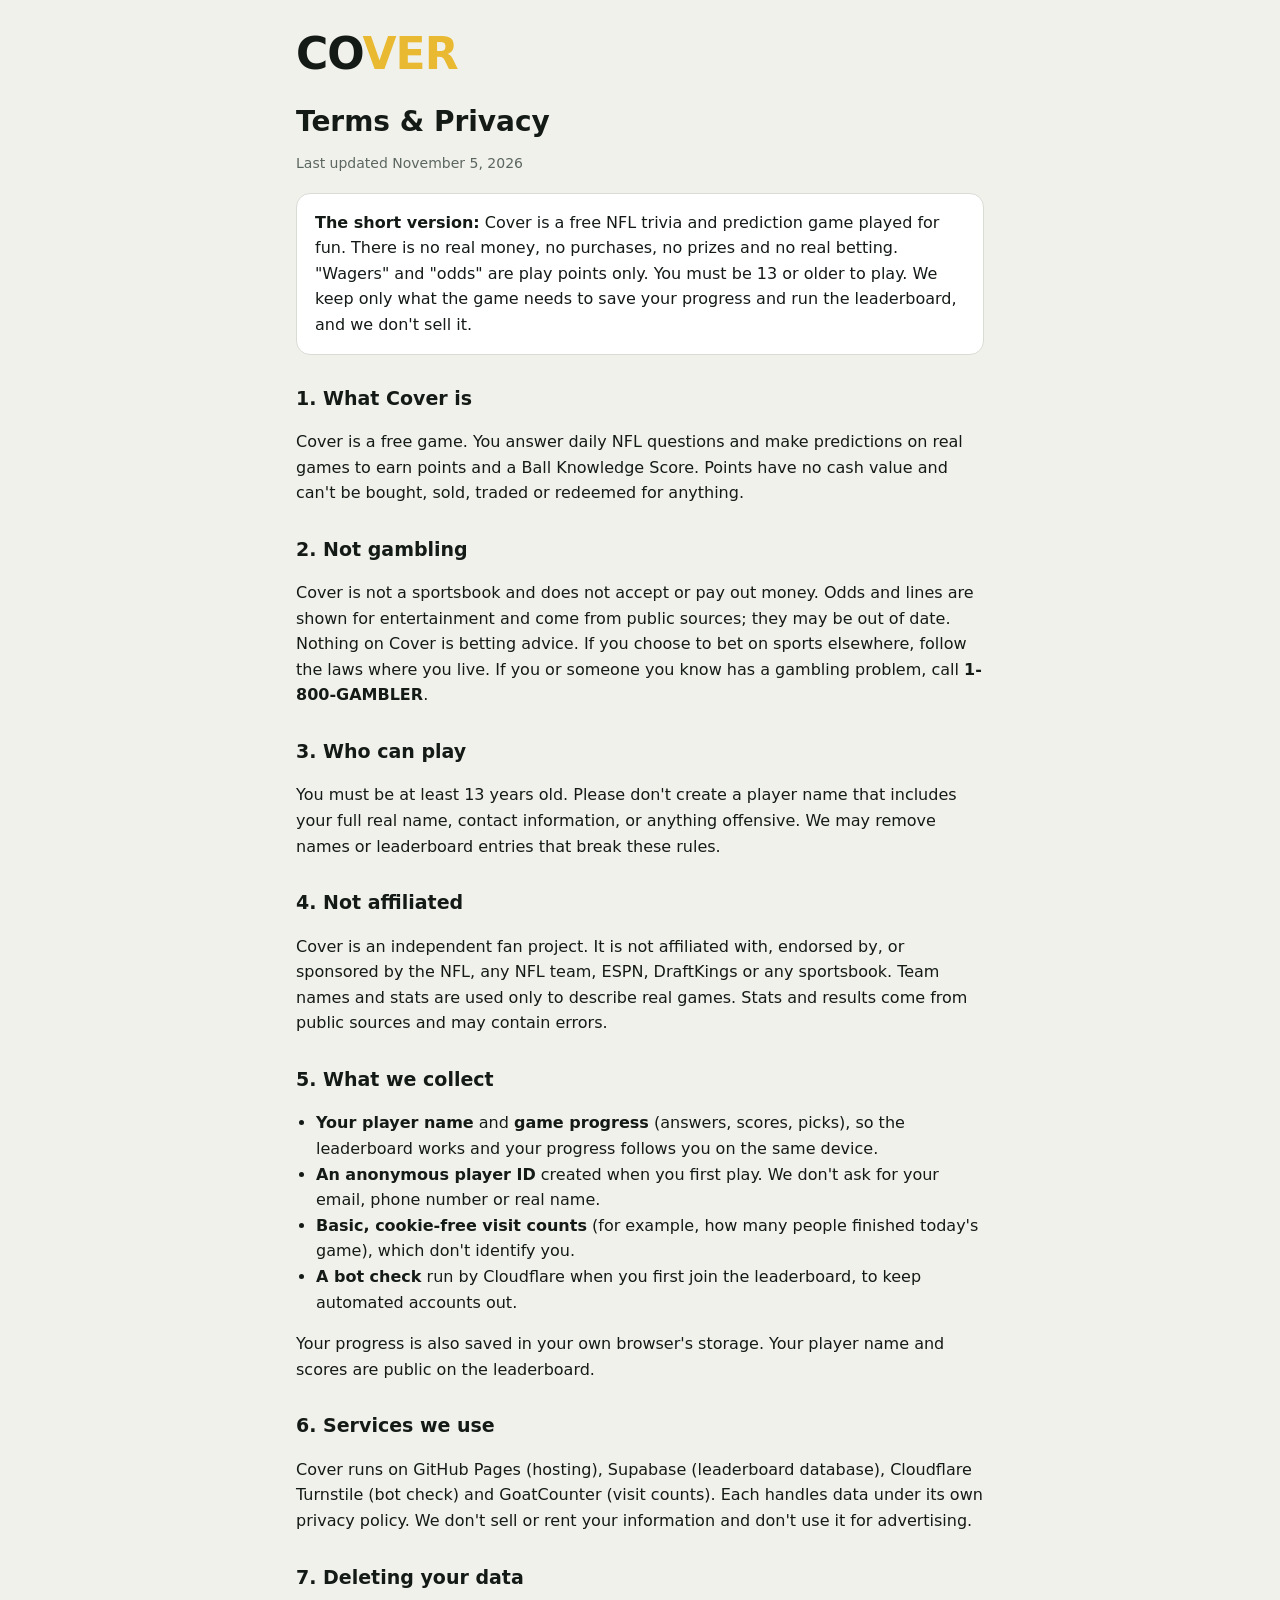
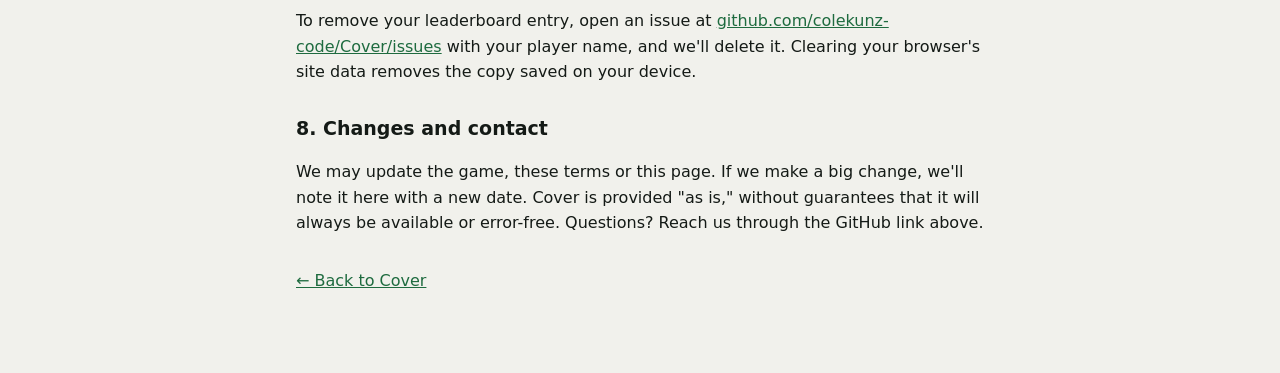
<file: terms.html>
<!doctype html>
<html lang="en">
<head>
<meta charset="utf-8">
<meta name="viewport" content="width=device-width, initial-scale=1">
<title>Cover · Terms &amp; Privacy</title>
<meta name="description" content="Terms of use and privacy for Cover, the free daily NFL ball-knowledge game.">
<link rel="icon" href="data:image/svg+xml,<svg xmlns=%22http://www.w3.org/2000/svg%22 viewBox=%220 0 100 100%22><text y=%22.9em%22 font-size=%2290%22>🏈</text></svg>">
<style>
:root{--bg:#F1F1EC;--card:#FFFFFF;--ink:#141A16;--muted:#5C6660;--line:#D9DCD5;--accent:#1E6B3F;--gold:#E8B931}
@media (prefers-color-scheme: dark){:root{--bg:#0E1612;--card:#151F19;--ink:#F1F1EC;--muted:#9FB3A6;--line:#26332B;--accent:#57C285}}
*{box-sizing:border-box}
body{margin:0;background:var(--bg);color:var(--ink);font:16px/1.6 system-ui,-apple-system,"Segoe UI",Roboto,sans-serif}
main{max-width:720px;margin:0 auto;padding:32px 16px 64px}
a{color:var(--accent)}
.brand{font:900 44px/1 "Arial Black",system-ui,sans-serif;letter-spacing:-1px;text-decoration:none;color:var(--ink)}
.brand span{color:var(--gold)}
h1{font-size:28px;line-height:1.2;margin:28px 0 4px}
h2{font-size:19px;margin:28px 0 6px}
p,li{color:var(--ink)}
.muted{color:var(--muted);font-size:14px}
.card{background:var(--card);border:1px solid var(--line);border-radius:14px;padding:16px 18px;margin:18px 0}
ul{padding-left:20px}
</style>
</head>
<body>
<main>
<a class="brand" href="./">CO<span>VER</span></a>
<h1>Terms &amp; Privacy</h1>
<p class="muted">Last updated November 5, 2026</p>

<div class="card"><strong>The short version:</strong> Cover is a free NFL trivia and prediction game played for fun. There is no real money, no purchases, no prizes and no real betting. "Wagers" and "odds" are play points only. You must be 13 or older to play. We keep only what the game needs to save your progress and run the leaderboard, and we don't sell it.</div>

<h2>1. What Cover is</h2>
<p>Cover is a free game. You answer daily NFL questions and make predictions on real games to earn points and a Ball Knowledge Score. Points have no cash value and can't be bought, sold, traded or redeemed for anything.</p>

<h2>2. Not gambling</h2>
<p>Cover is not a sportsbook and does not accept or pay out money. Odds and lines are shown for entertainment and come from public sources; they may be out of date. Nothing on Cover is betting advice. If you choose to bet on sports elsewhere, follow the laws where you live. If you or someone you know has a gambling problem, call <strong>1-800-GAMBLER</strong>.</p>

<h2>3. Who can play</h2>
<p>You must be at least 13 years old. Please don't create a player name that includes your full real name, contact information, or anything offensive. We may remove names or leaderboard entries that break these rules.</p>

<h2>4. Not affiliated</h2>
<p>Cover is an independent fan project. It is not affiliated with, endorsed by, or sponsored by the NFL, any NFL team, ESPN, DraftKings or any sportsbook. Team names and stats are used only to describe real games. Stats and results come from public sources and may contain errors.</p>

<h2>5. What we collect</h2>
<ul>
<li><strong>Your player name</strong> and <strong>game progress</strong> (answers, scores, picks), so the leaderboard works and your progress follows you on the same device.</li>
<li><strong>An anonymous player ID</strong> created when you first play. We don't ask for your email, phone number or real name.</li>
<li><strong>Basic, cookie-free visit counts</strong> (for example, how many people finished today's game), which don't identify you.</li>
<li><strong>A bot check</strong> run by Cloudflare when you first join the leaderboard, to keep automated accounts out.</li>
</ul>
<p>Your progress is also saved in your own browser's storage. Your player name and scores are public on the leaderboard.</p>

<h2>6. Services we use</h2>
<p>Cover runs on GitHub Pages (hosting), Supabase (leaderboard database), Cloudflare Turnstile (bot check) and GoatCounter (visit counts). Each handles data under its own privacy policy. We don't sell or rent your information and don't use it for advertising.</p>

<h2>7. Deleting your data</h2>
<p>To remove your leaderboard entry, open an issue at <a href="https://github.com/colekunz-code/Cover/issues">github.com/colekunz-code/Cover/issues</a> with your player name, and we'll delete it. Clearing your browser's site data removes the copy saved on your device.</p>

<h2>8. Changes and contact</h2>
<p>We may update the game, these terms or this page. If we make a big change, we'll note it here with a new date. Cover is provided "as is," without guarantees that it will always be available or error-free. Questions? Reach us through the GitHub link above.</p>

<p style="margin-top:32px"><a href="./">← Back to Cover</a></p>
</main>
</body>
</html>
</file>
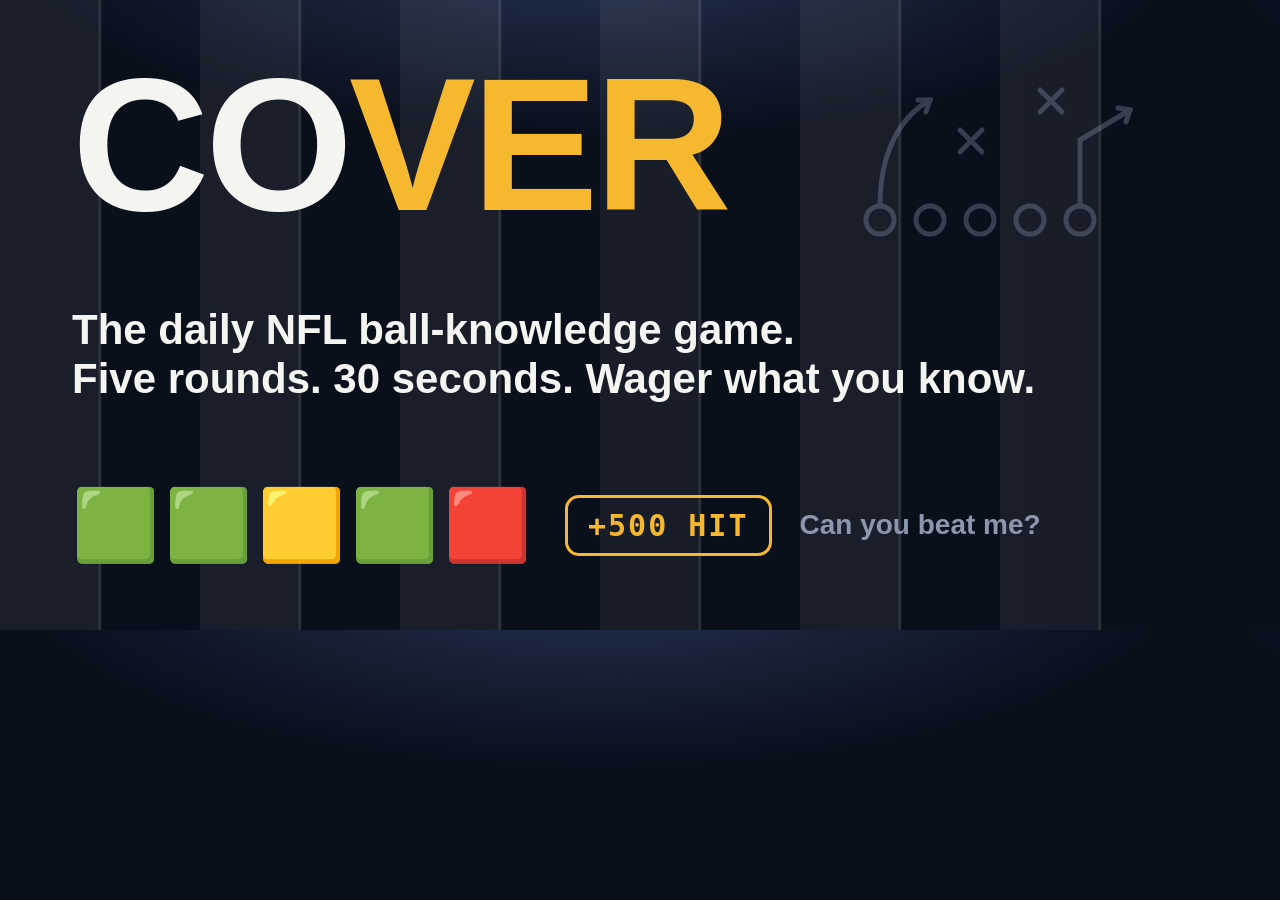
<file: dev/og.html>
<!doctype html><html><head><meta charset="utf-8"><style>
html,body{margin:0;width:1200px;height:630px;overflow:hidden}
body{background:radial-gradient(ellipse 70% 45% at 50% -10%,rgba(122,160,255,.25),transparent 70%),#0A0F1C;color:#F4F4F0;font-family:"Helvetica Neue",Arial,sans-serif;position:relative}
svg.f{position:absolute;inset:0}
.wrap{position:absolute;inset:0;padding:64px 72px;display:flex;flex-direction:column;justify-content:space-between}
h1{margin:0;font:900 190px/0.85 "Arial Black","Helvetica Neue",Arial,sans-serif;letter-spacing:-4px}
h1 span{color:#F5B82E}
.tag{font:700 42px/1.15 "Helvetica Neue",Arial,sans-serif;max-width:1040px}
.row{display:flex;align-items:center;gap:28px}
.sq{font-size:70px;letter-spacing:6px}
.chip{border:3px solid #F5B82E;color:#F5B82E;font:800 30px ui-monospace,Menlo,monospace;padding:10px 20px;border-radius:14px;letter-spacing:2px}
.foot{font:600 28px "Helvetica Neue",Arial,sans-serif;color:#8C97AD}
</style></head><body>
<svg class="f" viewBox="0 0 1200 630"><g opacity=".06" fill="#fff">
<rect x="0" width="100" height="630"/><rect x="200" width="100" height="630"/><rect x="400" width="100" height="630"/><rect x="600" width="100" height="630"/><rect x="800" width="100" height="630"/><rect x="1000" width="100" height="630"/></g>
<g stroke="#fff" stroke-width="3" opacity=".1"><line x1="100" y1="0" x2="100" y2="630"/><line x1="300" y1="0" x2="300" y2="630"/><line x1="500" y1="0" x2="500" y2="630"/><line x1="700" y1="0" x2="700" y2="630"/><line x1="900" y1="0" x2="900" y2="630"/><line x1="1100" y1="0" x2="1100" y2="630"/></g>
<g fill="none" stroke="#8C97AD" stroke-width="5" stroke-linecap="round" opacity=".35" transform="translate(860,70)">
<circle cx="20" cy="150" r="14"/><circle cx="70" cy="150" r="14"/><circle cx="120" cy="150" r="14"/><circle cx="170" cy="150" r="14"/><circle cx="220" cy="150" r="14"/>
<path d="M20 136 C20 90 35 50 70 30"/><path d="M58 30 70 30 66 42"/><path d="M220 136 L220 70 L270 40"/><path d="M258 38 270 40 266 52"/>
<path d="M100 60 l22 22 M122 60 l-22 22"/><path d="M180 20 l22 22 M202 20 l-22 22"/></g></svg>
<div class="wrap">
<h1>CO<span>VER</span></h1>
<div class="tag">The daily NFL ball-knowledge game.<br>Five rounds. 30 seconds. Wager what you know.</div>
<div class="row"><span class="sq">🟩🟩🟨🟩🟥</span><span class="chip">+500 HIT</span><span class="foot">Can you beat me?</span></div>
</div></body></html>
</file>
